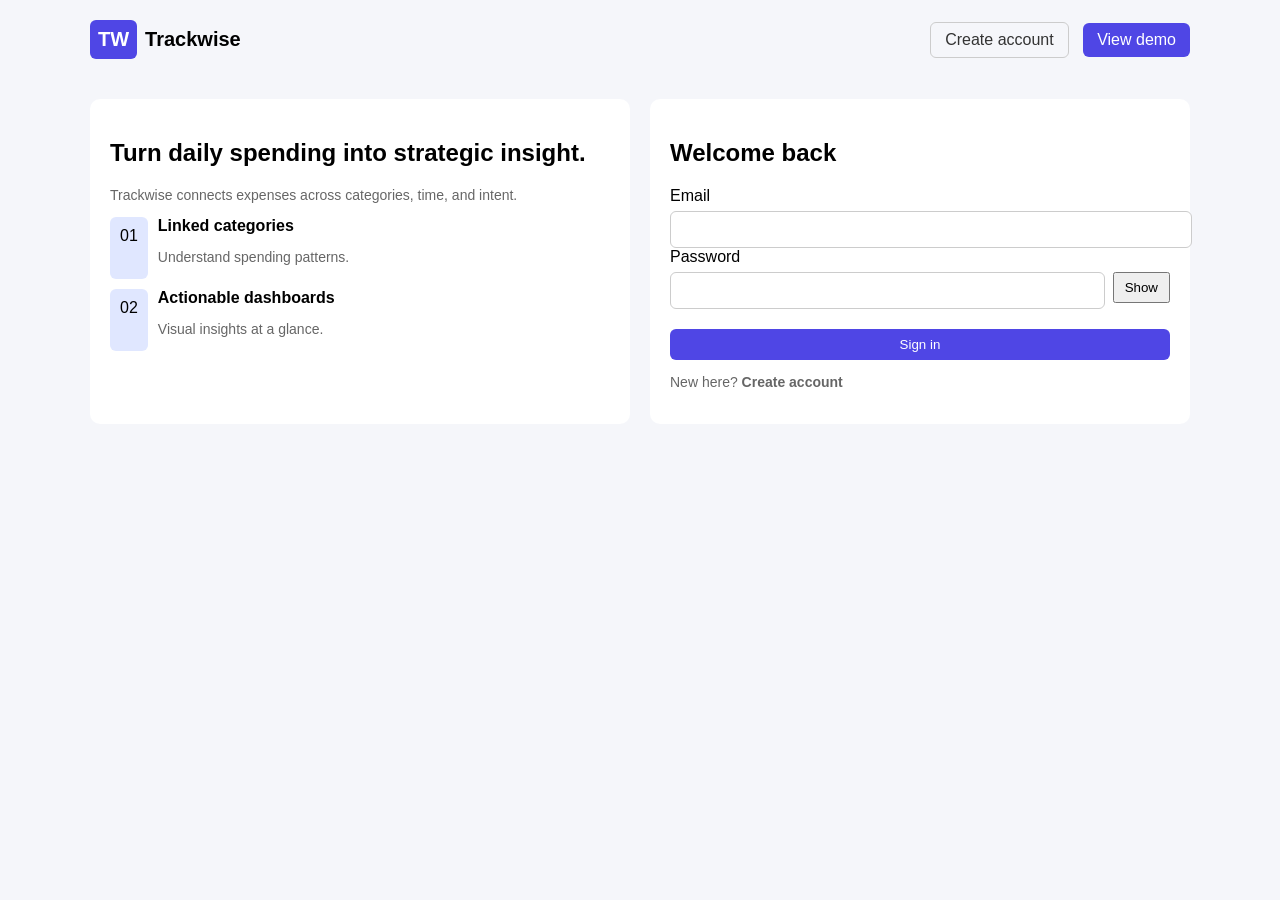
<file: index.html>
<!DOCTYPE html>
<html lang="en">
<head>
  <meta charset="UTF-8" />
  <meta name="viewport" content="width=device-width, initial-scale=1.0" />
  <title>Trackwise | Relational Expense Analytics</title>

  <style>
    body {
      font-family: Arial, sans-serif;
      margin: 0;
      background: #f5f6fa;
    }

    .container {
      max-width: 1100px;
      margin: auto;
      padding: 20px;
    }

    .header {
      display: flex;
      justify-content: space-between;
      align-items: center;
    }

    .logo {
      display: flex;
      align-items: center;
      font-weight: bold;
      font-size: 20px;
    }

    .logo-badge {
      background: #4f46e5;
      color: white;
      padding: 8px;
      border-radius: 6px;
      margin-right: 8px;
    }

    .nav a {
      margin-left: 10px;
      text-decoration: none;
    }

    .btn {
      padding: 8px 14px;
      border-radius: 6px;
      cursor: pointer;
      display: inline-block;
    }

    .btn-primary {
      background: #4f46e5;
      color: white;
      border: none;
    }

    .btn-ghost {
      border: 1px solid #ccc;
      color: #333;
    }

    .auth-layout {
      display: flex;
      gap: 20px;
      margin-top: 40px;
      flex-wrap: wrap;
    }

    .hero-card, .auth-card {
      flex: 1;
      background: white;
      padding: 20px;
      border-radius: 10px;
    }

    .feature {
      display: flex;
      margin-top: 10px;
    }

    .feature-icon {
      background: #e0e7ff;
      padding: 10px;
      border-radius: 6px;
      margin-right: 10px;
    }

    .input {
      width: 100%;
      padding: 10px;
      margin-top: 6px;
      border: 1px solid #ccc;
      border-radius: 6px;
    }

    .password-field {
      display: flex;
      align-items: center;
    }

    .toggle-btn {
      margin-left: 8px;
      padding: 6px 10px;
      cursor: pointer;
    }

    .toast {
      position: fixed;
      bottom: 20px;
      right: 20px;
      background: #333;
      color: white;
      padding: 12px;
      border-radius: 6px;
      display: none;
    }

    .muted {
      color: #666;
      font-size: 14px;
    }
  </style>
</head>

<body>
  <div class="container">

    <!-- HEADER -->
    <header class="header">
      <div class="logo">
        <div class="logo-badge">TW</div>
        <span>Trackwise</span>
      </div>

      <nav class="nav">
        <a href="#" class="btn btn-ghost">Create account</a>
        <a href="#" class="btn btn-primary">View demo</a>
      </nav>
    </header>

    <!-- MAIN -->
    <section class="auth-layout">

      <!-- LEFT -->
      <div class="hero-card">
        <h1>Turn daily spending into strategic insight.</h1>
        <p class="muted">
          Trackwise connects expenses across categories, time, and intent.
        </p>

        <div class="feature">
          <div class="feature-icon">01</div>
          <div>
            <strong>Linked categories</strong>
            <p class="muted">Understand spending patterns.</p>
          </div>
        </div>

        <div class="feature">
          <div class="feature-icon">02</div>
          <div>
            <strong>Actionable dashboards</strong>
            <p class="muted">Visual insights at a glance.</p>
          </div>
        </div>
      </div>

      <!-- RIGHT (LOGIN) -->
      <div class="auth-card">
        <h2>Welcome back</h2>

        <form id="loginForm">

          <label>Email</label>
          <input class="input" type="email" id="email" required />

          <label style="margin-top:10px;">Password</label>
          <div class="password-field">
            <input class="input" type="password" id="password" required />
            <button type="button" class="toggle-btn" onclick="togglePassword()">Show</button>
          </div>

          <button class="btn btn-primary" style="margin-top:20px; width:100%;">
            Sign in
          </button>

        </form>

        <p class="muted">New here? <strong>Create account</strong></p>
      </div>

    </section>
  </div>

  <!-- TOAST -->
  <div id="toast" class="toast"></div>

<script>
  function togglePassword() {
    const input = document.getElementById("password");
    input.type = input.type === "password" ? "text" : "password";
  }

  const form = document.getElementById("loginForm");

  form.addEventListener("submit", function(e) {
    e.preventDefault();

    const email = document.getElementById("email").value;
    const password = document.getElementById("password").value;

    if (email === "" || password === "") {
      showToast("Please fill all fields");
    } else {
      showToast("Login successful!");

      // 👉 Redirect
      setTimeout(() => {
        window.location.href = "dashboard.html";
      }, 1000);
    }
  });

  function showToast(message) {
    const toast = document.getElementById("toast");
    toast.innerText = message;
    toast.style.display = "block";

    setTimeout(() => {
      toast.style.display = "none";
    }, 3000);
  }
</script>

</body>
</html>
</file>
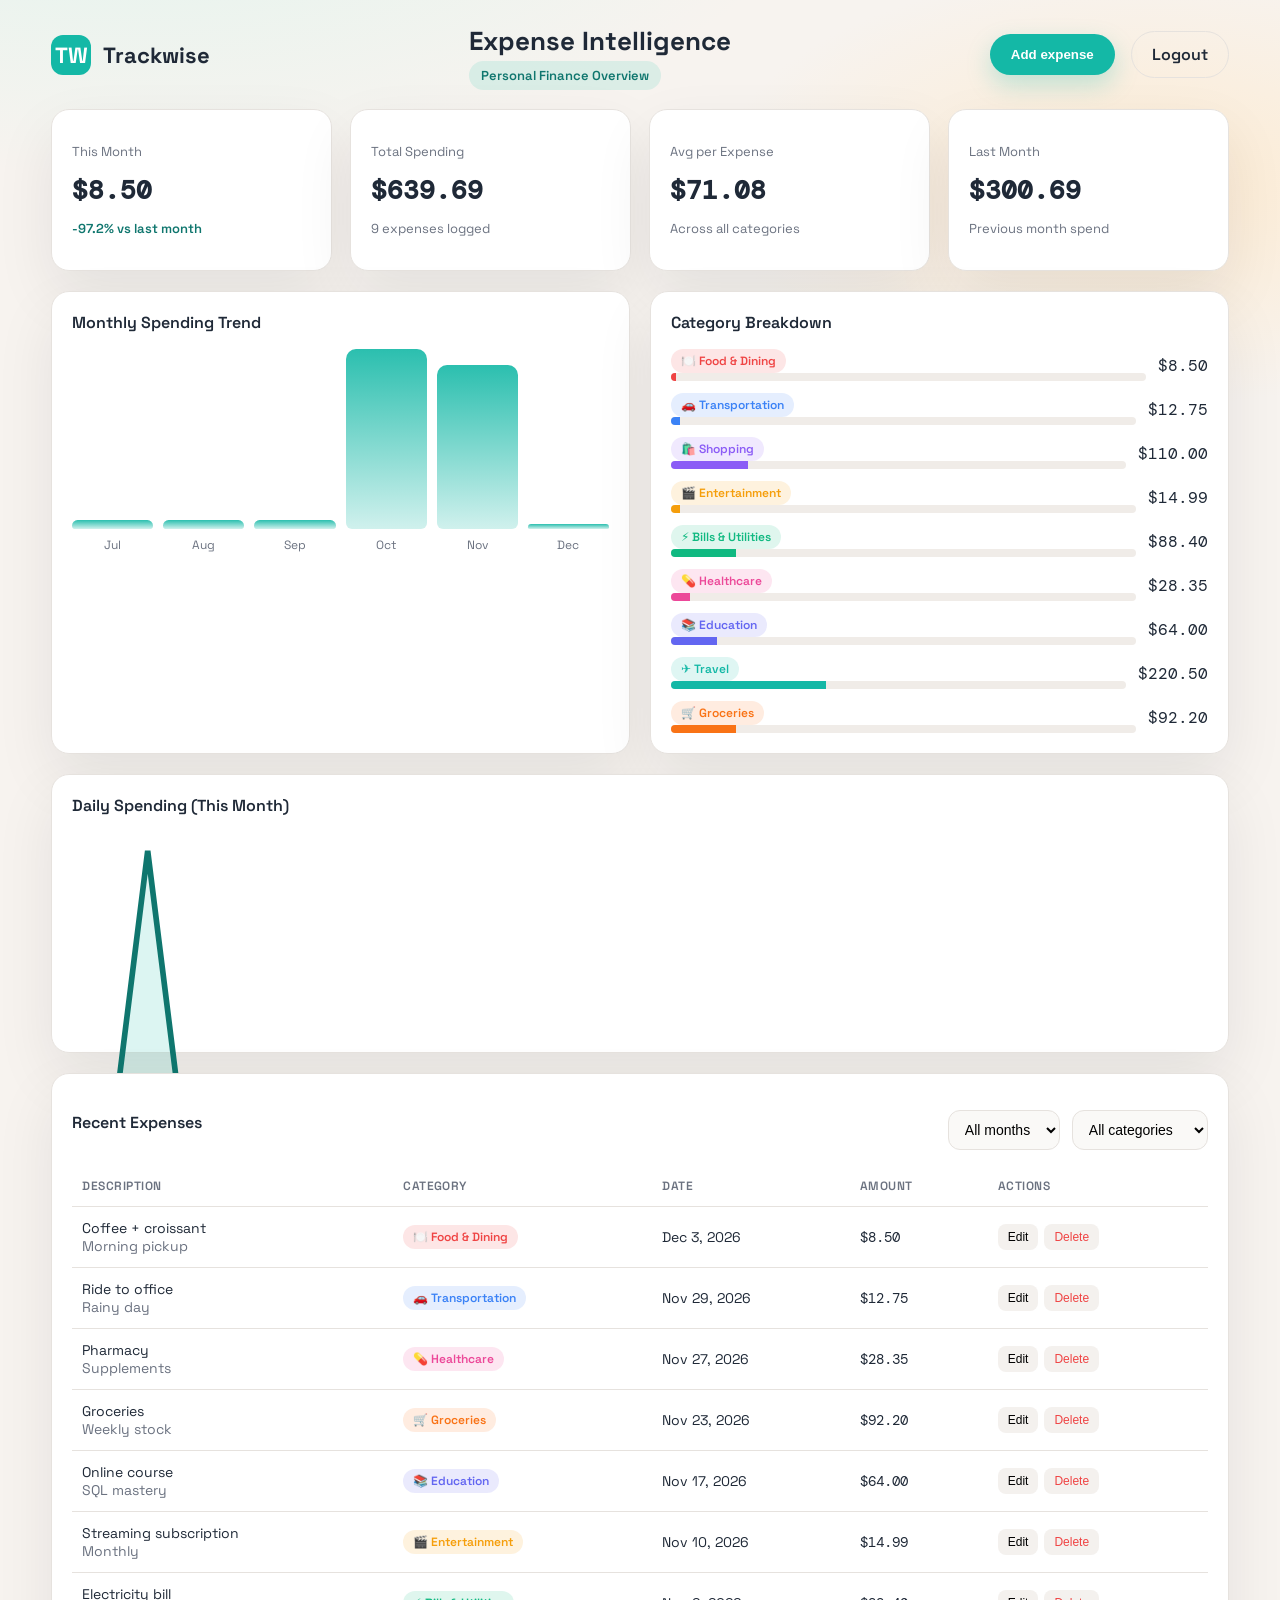
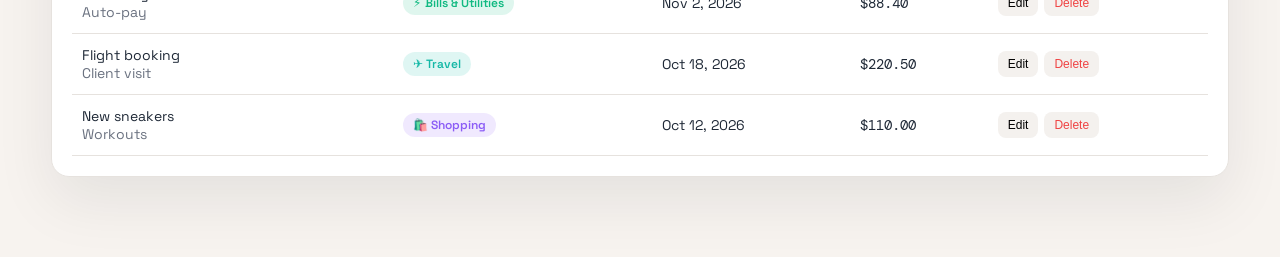
<file: dashboard.html>
<!DOCTYPE html>
<html lang="en">
<head>
  <meta charset="UTF-8" />
  <meta name="viewport" content="width=device-width, initial-scale=1.0" />
  <title>Trackwise | Dashboard</title>
  <link rel="stylesheet" href="styles.css" />
</head>
<body>
  <div class="container dashboard">
    <header class="dashboard-header">
      <div class="logo">
        <div class="logo-badge">TW</div>
        Trackwise
      </div>
      <div class="dashboard-title">
        <h2>Expense Intelligence</h2>
        <span class="badge">Personal Finance Overview</span>
      </div>
      <div class="nav">
        <button class="btn btn-primary" id="add-expense-btn">Add expense</button>
        <a href="index.html" class="btn btn-ghost">Logout</a>
      </div>
    </header>

    <section class="summary-grid reveal">
      <div class="card">
        <p class="card-label">This Month</p>
        <p class="card-value" id="summary-this-month">$0</p>
        <p class="card-sub card-trend" id="summary-mom">+0% vs last month</p>
      </div>
      <div class="card">
        <p class="card-label">Total Spending</p>
        <p class="card-value" id="summary-total">$0</p>
        <p class="card-sub" id="summary-count">0 expenses logged</p>
      </div>
      <div class="card">
        <p class="card-label">Avg per Expense</p>
        <p class="card-value" id="summary-average">$0</p>
        <p class="card-sub">Across all categories</p>
      </div>
      <div class="card">
        <p class="card-label">Last Month</p>
        <p class="card-value" id="summary-last-month">$0</p>
        <p class="card-sub">Previous month spend</p>
      </div>
    </section>

    <section class="grid-2 reveal">
      <div class="card">
        <div class="section-title">Monthly Spending Trend</div>
        <div class="bar-chart" id="monthly-bars"></div>
      </div>
      <div class="card">
        <div class="section-title">Category Breakdown</div>
        <div class="category-list" id="category-list"></div>
      </div>
    </section>

    <section class="card reveal" style="margin-top:20px;">
      <div class="section-title">Daily Spending (This Month)</div>
      <div class="chart-wrapper">
        <svg id="daily-chart" viewBox="0 0 600 180" preserveAspectRatio="none">
          <path id="daily-area" fill="rgba(20, 184, 166, 0.15)" d=""></path>
          <polyline id="daily-line" fill="none" stroke="#0f766e" stroke-width="3" stroke-linecap="round" points=""></polyline>
        </svg>
        <p id="daily-empty" class="muted">Add expenses to see daily spending.</p>
      </div>
    </section>

    <section class="card reveal" style="margin-top:20px;">
      <div style="display:flex; justify-content:space-between; align-items:center;">
        <div class="section-title">Recent Expenses</div>
        <div class="filters">
          <select class="select" id="filter-month"></select>
          <select class="select" id="filter-category"></select>
        </div>
      </div>
      <table class="table">
        <thead>
          <tr>
            <th>Description</th>
            <th>Category</th>
            <th>Date</th>
            <th>Amount</th>
            <th>Actions</th>
          </tr>
        </thead>
        <tbody id="expense-tbody"></tbody>
      </table>
    </section>
  </div>

  <div class="modal" id="expense-modal">
    <div class="modal-content">
      <div class="modal-header">
        <h3 id="modal-title">Add Expense</h3>
        <button class="action-btn" id="close-modal">Close</button>
      </div>
      <form id="expense-form">
        <label class="label" for="exp-description">Description</label>
        <input class="input" id="exp-description" type="text" placeholder="e.g. Grocery run" required />

        <label class="label" for="exp-amount" style="margin-top:14px;">Amount</label>
        <input class="input" id="exp-amount" type="number" step="0.01" min="0" placeholder="0.00" required />

        <label class="label" for="exp-category" style="margin-top:14px;">Category</label>
        <select class="select" id="exp-category" required></select>

        <label class="label" for="exp-date" style="margin-top:14px;">Date</label>
        <input class="input" id="exp-date" type="date" required />

        <label class="label" for="exp-notes" style="margin-top:14px;">Notes</label>
        <input class="input" id="exp-notes" type="text" placeholder="Optional details" />

        <div style="display:flex; gap:10px; margin-top:20px;">
          <button class="btn btn-ghost" type="button" id="cancel-modal">Cancel</button>
          <button class="btn btn-primary" type="submit">Save expense</button>
        </div>
      </form>
    </div>
  </div>

  <div id="toast" class="toast"></div>
  <script defer src="app.js"></script>
</body>
</html>
</file>
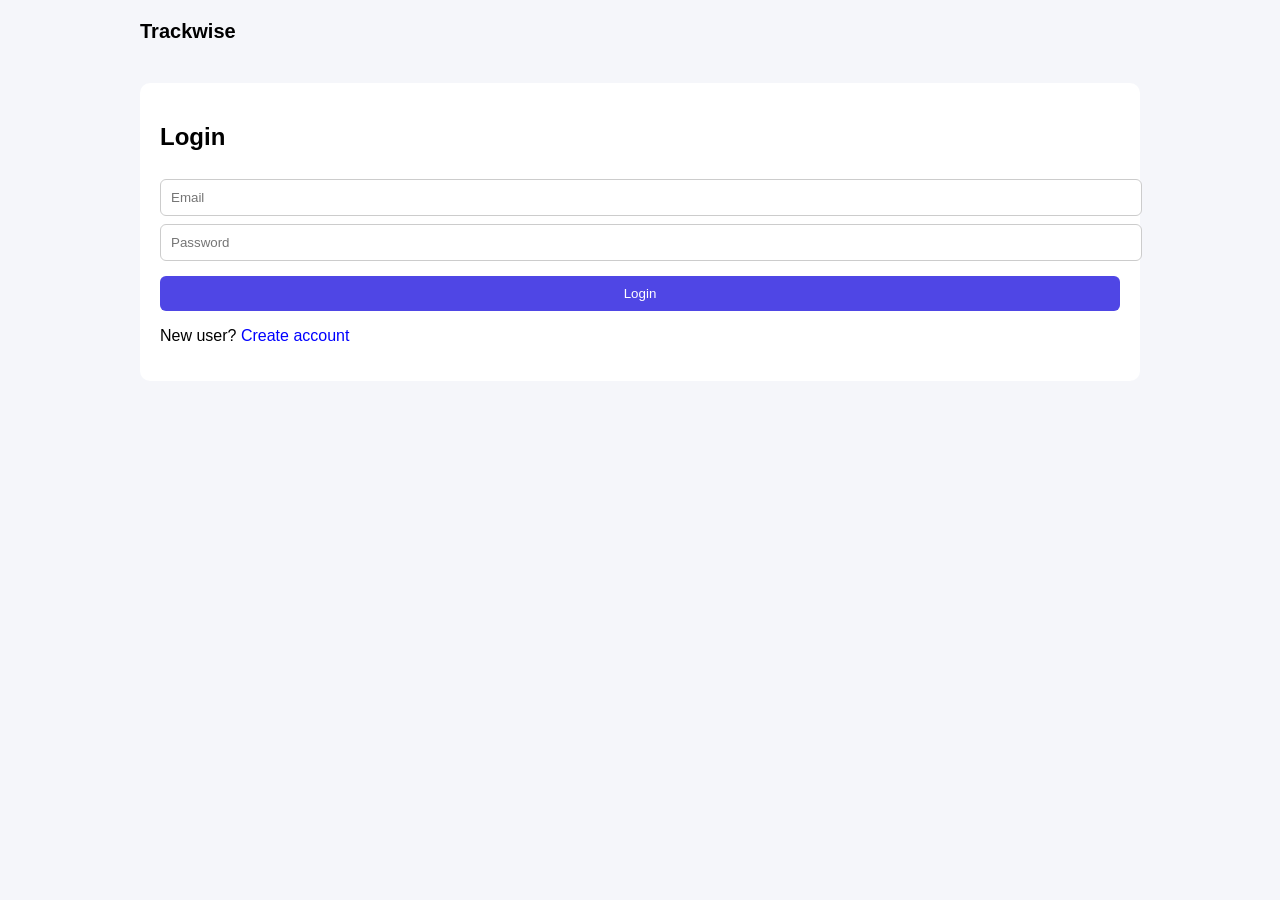
<file: signup.html>
<!DOCTYPE html>
<html lang="en">
<head>
<meta charset="UTF-8">
<meta name="viewport" content="width=device-width, initial-scale=1.0">
<title>Trackwise App</title>

<style>
body { font-family: Arial; margin:0; background:#f5f6fa; }

.container { max-width:1000px; margin:auto; padding:20px; }

.header { display:flex; justify-content:space-between; }

.logo { font-size:20px; font-weight:bold; }

.box {
  background:white;
  padding:20px;
  margin-top:40px;
  border-radius:10px;
}

.input {
  width:100%;
  padding:10px;
  margin-top:8px;
  border:1px solid #ccc;
  border-radius:6px;
}

.btn {
  background:#4f46e5;
  color:white;
  border:none;
  padding:10px;
  margin-top:15px;
  width:100%;
  cursor:pointer;
  border-radius:6px;
}

.link { color:blue; cursor:pointer; }

.toast {
  position:fixed;
  bottom:20px;
  right:20px;
  background:black;
  color:white;
  padding:10px;
  display:none;
}
</style>
</head>

<body>

<div class="container">

  <div class="header">
    <div class="logo">Trackwise</div>
  </div>

  <!-- LOGIN PAGE -->
  <div id="loginPage" class="box">
    <h2>Login</h2>

    <input class="input" id="loginEmail" placeholder="Email">
    <input class="input" id="loginPassword" type="password" placeholder="Password">

    <button class="btn" onclick="login()">Login</button>

    <p>New user? <span class="link" onclick="showSignup()">Create account</span></p>
  </div>

  <!-- SIGNUP PAGE -->
  <div id="signupPage" class="box" style="display:none;">
    <h2>Create Account</h2>

    <input class="input" id="name" placeholder="Full Name">
    <input class="input" id="email" placeholder="Email">
    <input class="input" id="password" type="password" placeholder="Password">

    <button class="btn" onclick="signup()">Create Account</button>

    <p>Already have account? <span class="link" onclick="showLogin()">Login</span></p>
  </div>

  <!-- DASHBOARD PAGE -->
  <div id="dashboardPage" class="box" style="display:none;">
    <h2 id="welcome"></h2>
    <p>This is your dashboard (acts like dashboard.html)</p>

    <button class="btn" onclick="logout()">Logout</button>
  </div>

</div>

<div id="toast" class="toast"></div>

<script>

// NAVIGATION
function showSignup() {
  document.getElementById("loginPage").style.display = "none";
  document.getElementById("signupPage").style.display = "block";
}

function showLogin() {
  document.getElementById("signupPage").style.display = "none";
  document.getElementById("loginPage").style.display = "block";
}

// SIGNUP
function signup() {
  const name = document.getElementById("name").value;
  const email = document.getElementById("email").value;
  const password = document.getElementById("password").value;

  if (!name || !email || !password) {
    showToast("Fill all fields");
    return;
  }

  localStorage.setItem("user", JSON.stringify({ name, email, password }));

  showToast("Account created!");
  setTimeout(showLogin, 1000);
}

// LOGIN
function login() {
  const email = document.getElementById("loginEmail").value;
  const password = document.getElementById("loginPassword").value;

  const user = JSON.parse(localStorage.getItem("user"));

  if (!user) {
    showToast("No account found");
    return;
  }

  if (email === user.email && password === user.password) {
    showToast("Login success");

    setTimeout(() => {
      showDashboard(user);
    }, 1000);

  } else {
    showToast("Invalid credentials");
  }
}

// DASHBOARD (LIKE dashboard.html)
function showDashboard(user) {
  document.getElementById("loginPage").style.display = "none";
  document.getElementById("signupPage").style.display = "none";
  document.getElementById("dashboardPage").style.display = "block";

  document.getElementById("welcome").innerText =
    "Welcome, " + user.name + " 👋";
}

// LOGOUT
function logout() {
  location.reload();
}

// TOAST
function showToast(msg) {
  const toast = document.getElementById("toast");
  toast.innerText = msg;
  toast.style.display = "block";

  setTimeout(() => {
    toast.style.display = "none";
  }, 3000);
}

</script>

</body>
</html>
</file>
<file: styles.css>
@import url('https://fonts.googleapis.com/css2?family=Space+Grotesk:wght@400;500;600;700&family=DM+Mono:wght@400;500&display=swap');

:root {
  --bg: #f7f3ef;
  --bg-2: #eef6f3;
  --text: #1f2937;
  --muted: #6b7280;
  --card: #ffffff;
  --border: #e6e2de;
  --primary: #14b8a6;
  --primary-dark: #0f766e;
  --accent: #f59e0b;
  --danger: #ef4444;
  --shadow: 0 24px 60px rgba(15, 23, 42, 0.08);
  --radius: 18px;
}

* {
  box-sizing: border-box;
}

body {
  margin: 0;
  font-family: "Space Grotesk", system-ui, -apple-system, sans-serif;
  color: var(--text);
  background: radial-gradient(1200px 600px at 10% -10%, #dff5ee 0%, transparent 60%),
              radial-gradient(800px 400px at 90% 10%, #fdebd2 0%, transparent 55%),
              var(--bg);
  min-height: 100vh;
}

a {
  color: inherit;
  text-decoration: none;
}

img {
  max-width: 100%;
  display: block;
}

.container {
  width: min(1200px, 92%);
  margin: 0 auto;
}

.header {
  display: flex;
  justify-content: space-between;
  align-items: center;
  padding: 28px 0;
}

.logo {
  display: inline-flex;
  align-items: center;
  gap: 12px;
  font-weight: 700;
  font-size: 22px;
}

.logo-badge {
  width: 40px;
  height: 40px;
  border-radius: 12px;
  background: var(--primary);
  display: grid;
  place-items: center;
  color: white;
  font-weight: 700;
}

.nav {
  display: flex;
  gap: 16px;
  align-items: center;
  font-weight: 500;
}

.btn {
  border: 1px solid transparent;
  padding: 12px 20px;
  border-radius: 999px;
  font-weight: 600;
  cursor: pointer;
  transition: transform 0.2s ease, box-shadow 0.2s ease, background 0.2s ease;
  display: inline-flex;
  align-items: center;
  gap: 8px;
}

.btn-primary {
  background: var(--primary);
  color: white;
  box-shadow: 0 10px 24px rgba(20, 184, 166, 0.25);
}

.btn-primary:hover {
  background: var(--primary-dark);
  transform: translateY(-1px);
}

.btn-ghost {
  background: transparent;
  border-color: var(--border);
  color: var(--text);
}

.btn-ghost:hover {
  border-color: var(--primary);
  color: var(--primary-dark);
}

.hero {
  display: grid;
  grid-template-columns: repeat(auto-fit, minmax(280px, 1fr));
  gap: 40px;
  align-items: center;
  padding: 30px 0 60px;
}

.hero-card {
  background: var(--card);
  border: 1px solid var(--border);
  border-radius: var(--radius);
  padding: 32px;
  box-shadow: var(--shadow);
}

.hero h1 {
  font-size: clamp(32px, 4vw, 46px);
  line-height: 1.1;
  margin: 0 0 16px;
}

.hero p {
  color: var(--muted);
  font-size: 17px;
  line-height: 1.6;
}

.feature-grid {
  display: grid;
  gap: 16px;
  margin-top: 24px;
}

.feature {
  display: flex;
  gap: 14px;
  align-items: flex-start;
}

.feature-icon {
  width: 42px;
  height: 42px;
  border-radius: 12px;
  background: rgba(20, 184, 166, 0.15);
  display: grid;
  place-items: center;
  font-weight: 700;
  color: var(--primary-dark);
}

.auth-layout {
  display: grid;
  grid-template-columns: repeat(auto-fit, minmax(280px, 1fr));
  gap: 36px;
  align-items: center;
  padding: 10px 0 80px;
}

.auth-card {
  background: var(--card);
  border-radius: var(--radius);
  border: 1px solid var(--border);
  padding: 32px;
  box-shadow: var(--shadow);
}

.label {
  display: block;
  margin-bottom: 6px;
  font-weight: 600;
  font-size: 14px;
}

.input {
  width: 100%;
  padding: 12px 14px;
  border-radius: 12px;
  border: 1px solid var(--border);
  background: #faf9f7;
  font-size: 15px;
  transition: border 0.2s ease, box-shadow 0.2s ease;
}

.input:focus {
  outline: none;
  border-color: var(--primary);
  box-shadow: 0 0 0 4px rgba(20, 184, 166, 0.15);
}

.password-field {
  position: relative;
}

.toggle-btn {
  position: absolute;
  right: 12px;
  top: 50%;
  transform: translateY(-50%);
  border: none;
  background: transparent;
  cursor: pointer;
  color: var(--muted);
  font-size: 13px;
}

.muted {
  color: var(--muted);
  font-size: 14px;
}

.dashboard {
  padding-bottom: 80px;
}

.dashboard-header {
  display: flex;
  flex-wrap: wrap;
  gap: 16px;
  justify-content: space-between;
  align-items: center;
  padding: 24px 0;
}

.dashboard-title h2 {
  margin: 0 0 6px;
  font-size: 26px;
}

.badge {
  padding: 6px 12px;
  background: rgba(20, 184, 166, 0.12);
  border-radius: 999px;
  font-size: 13px;
  color: var(--primary-dark);
  font-weight: 600;
}

.summary-grid {
  display: grid;
  gap: 18px;
  grid-template-columns: repeat(auto-fit, minmax(220px, 1fr));
}

.card {
  background: var(--card);
  border-radius: var(--radius);
  border: 1px solid var(--border);
  padding: 20px;
  box-shadow: var(--shadow);
}

.card-label {
  font-size: 13px;
  color: var(--muted);
}

.card-value {
  font-size: 26px;
  font-weight: 700;
  margin: 8px 0;
  font-family: "DM Mono", monospace;
}

.card-sub {
  font-size: 13px;
  color: var(--muted);
}

.card-trend {
  font-weight: 600;
}

.grid-2 {
  display: grid;
  gap: 20px;
  grid-template-columns: repeat(auto-fit, minmax(300px, 1fr));
  margin-top: 20px;
}

.section-title {
  font-size: 16px;
  margin-bottom: 16px;
  font-weight: 600;
}

.bar-chart {
  display: grid;
  grid-template-columns: repeat(6, 1fr);
  gap: 10px;
  align-items: end;
  height: 180px;
}

.bar {
  background: linear-gradient(180deg, rgba(20, 184, 166, 0.9), rgba(20, 184, 166, 0.2));
  border-radius: 10px 10px 6px 6px;
  height: calc(var(--value) * 100%);
  position: relative;
}

.bar span {
  position: absolute;
  bottom: -24px;
  left: 50%;
  transform: translateX(-50%);
  font-size: 12px;
  color: var(--muted);
}

.category-list {
  display: grid;
  gap: 12px;
}

.category-item {
  display: grid;
  grid-template-columns: 1fr auto;
  gap: 12px;
  align-items: center;
}

.progress {
  height: 8px;
  background: #f0ece8;
  border-radius: 999px;
  overflow: hidden;
}

.progress span {
  display: block;
  height: 100%;
  background: var(--primary);
}

.chart-wrapper {
  height: 200px;
  width: 100%;
}

.table {
  width: 100%;
  border-collapse: collapse;
  font-size: 14px;
}

.table th,
.table td {
  text-align: left;
  padding: 12px 10px;
  border-bottom: 1px solid var(--border);
}

.table th {
  color: var(--muted);
  font-weight: 600;
  font-size: 12px;
  text-transform: uppercase;
  letter-spacing: 0.04em;
}

.chip {
  display: inline-flex;
  align-items: center;
  gap: 6px;
  padding: 4px 10px;
  border-radius: 999px;
  font-size: 12px;
  font-weight: 600;
  background: rgba(20, 184, 166, 0.12);
  color: var(--primary-dark);
}

.actions {
  display: flex;
  gap: 6px;
}

.action-btn {
  border: none;
  background: #f4f1ee;
  padding: 6px 10px;
  border-radius: 8px;
  cursor: pointer;
  font-size: 12px;
}

.action-btn.delete {
  color: var(--danger);
}

.filters {
  display: flex;
  flex-wrap: wrap;
  gap: 12px;
  margin: 16px 0;
}

.select {
  border-radius: 12px;
  padding: 10px 12px;
  border: 1px solid var(--border);
  background: #faf9f7;
  font-size: 14px;
}

.modal {
  position: fixed;
  inset: 0;
  background: rgba(15, 23, 42, 0.4);
  display: none;
  align-items: center;
  justify-content: center;
  padding: 20px;
  z-index: 10;
}

.modal.active {
  display: flex;
}

.modal-content {
  background: var(--card);
  border-radius: var(--radius);
  padding: 24px;
  width: min(520px, 100%);
  box-shadow: var(--shadow);
}

.modal-header {
  display: flex;
  justify-content: space-between;
  align-items: center;
  margin-bottom: 16px;
}

.toast {
  position: fixed;
  bottom: 20px;
  right: 20px;
  background: #0f172a;
  color: white;
  padding: 12px 16px;
  border-radius: 12px;
  display: none;
  font-size: 14px;
}

.toast.show {
  display: block;
  animation: slideUp 0.3s ease;
}

.reveal {
  opacity: 0;
  transform: translateY(10px);
}

.reveal.is-visible {
  animation: fadeUp 0.6s ease forwards;
}

@keyframes fadeUp {
  to {
    opacity: 1;
    transform: translateY(0);
  }
}

@keyframes slideUp {
  from {
    opacity: 0;
    transform: translateY(8px);
  }
  to {
    opacity: 1;
    transform: translateY(0);
  }
}

@media (max-width: 720px) {
  .header {
    flex-direction: column;
    align-items: flex-start;
    gap: 12px;
  }

  .hero-card {
    padding: 24px;
  }

  .dashboard-header {
    align-items: flex-start;
  }
}
</file>
